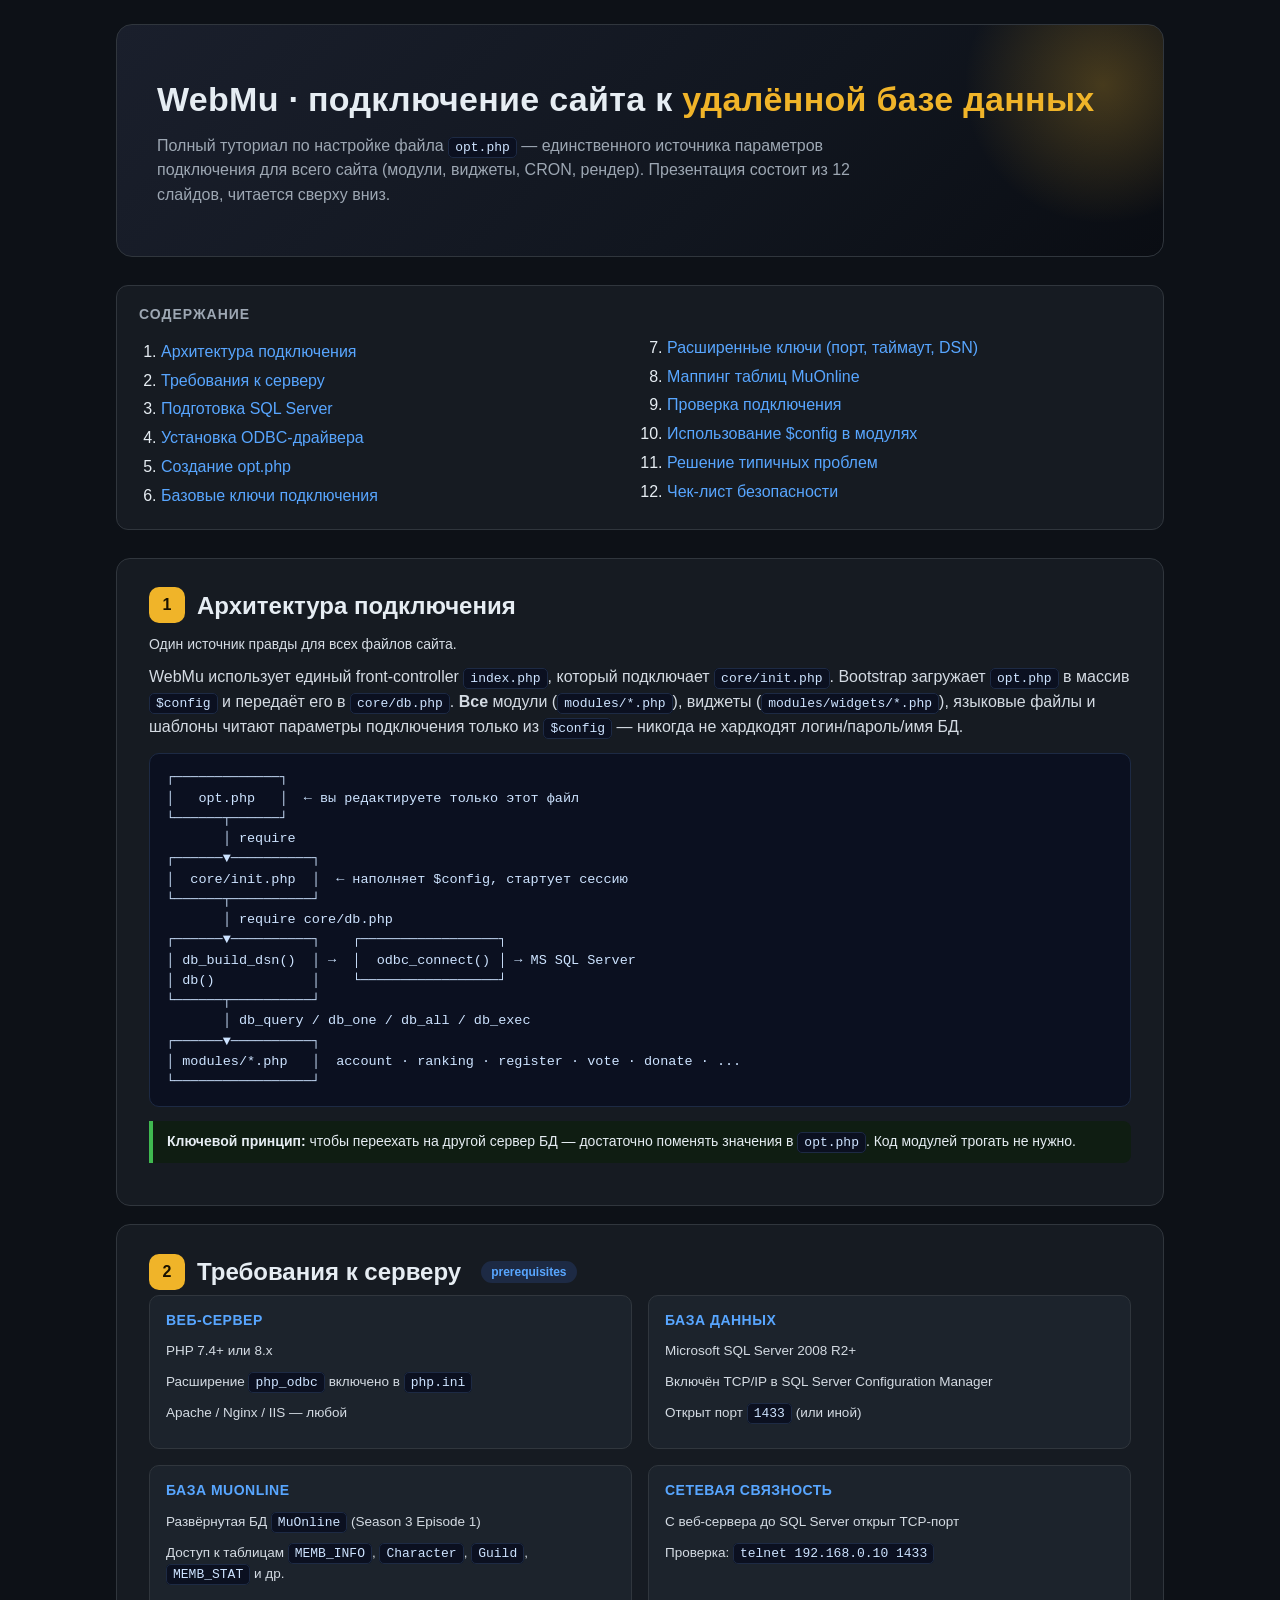
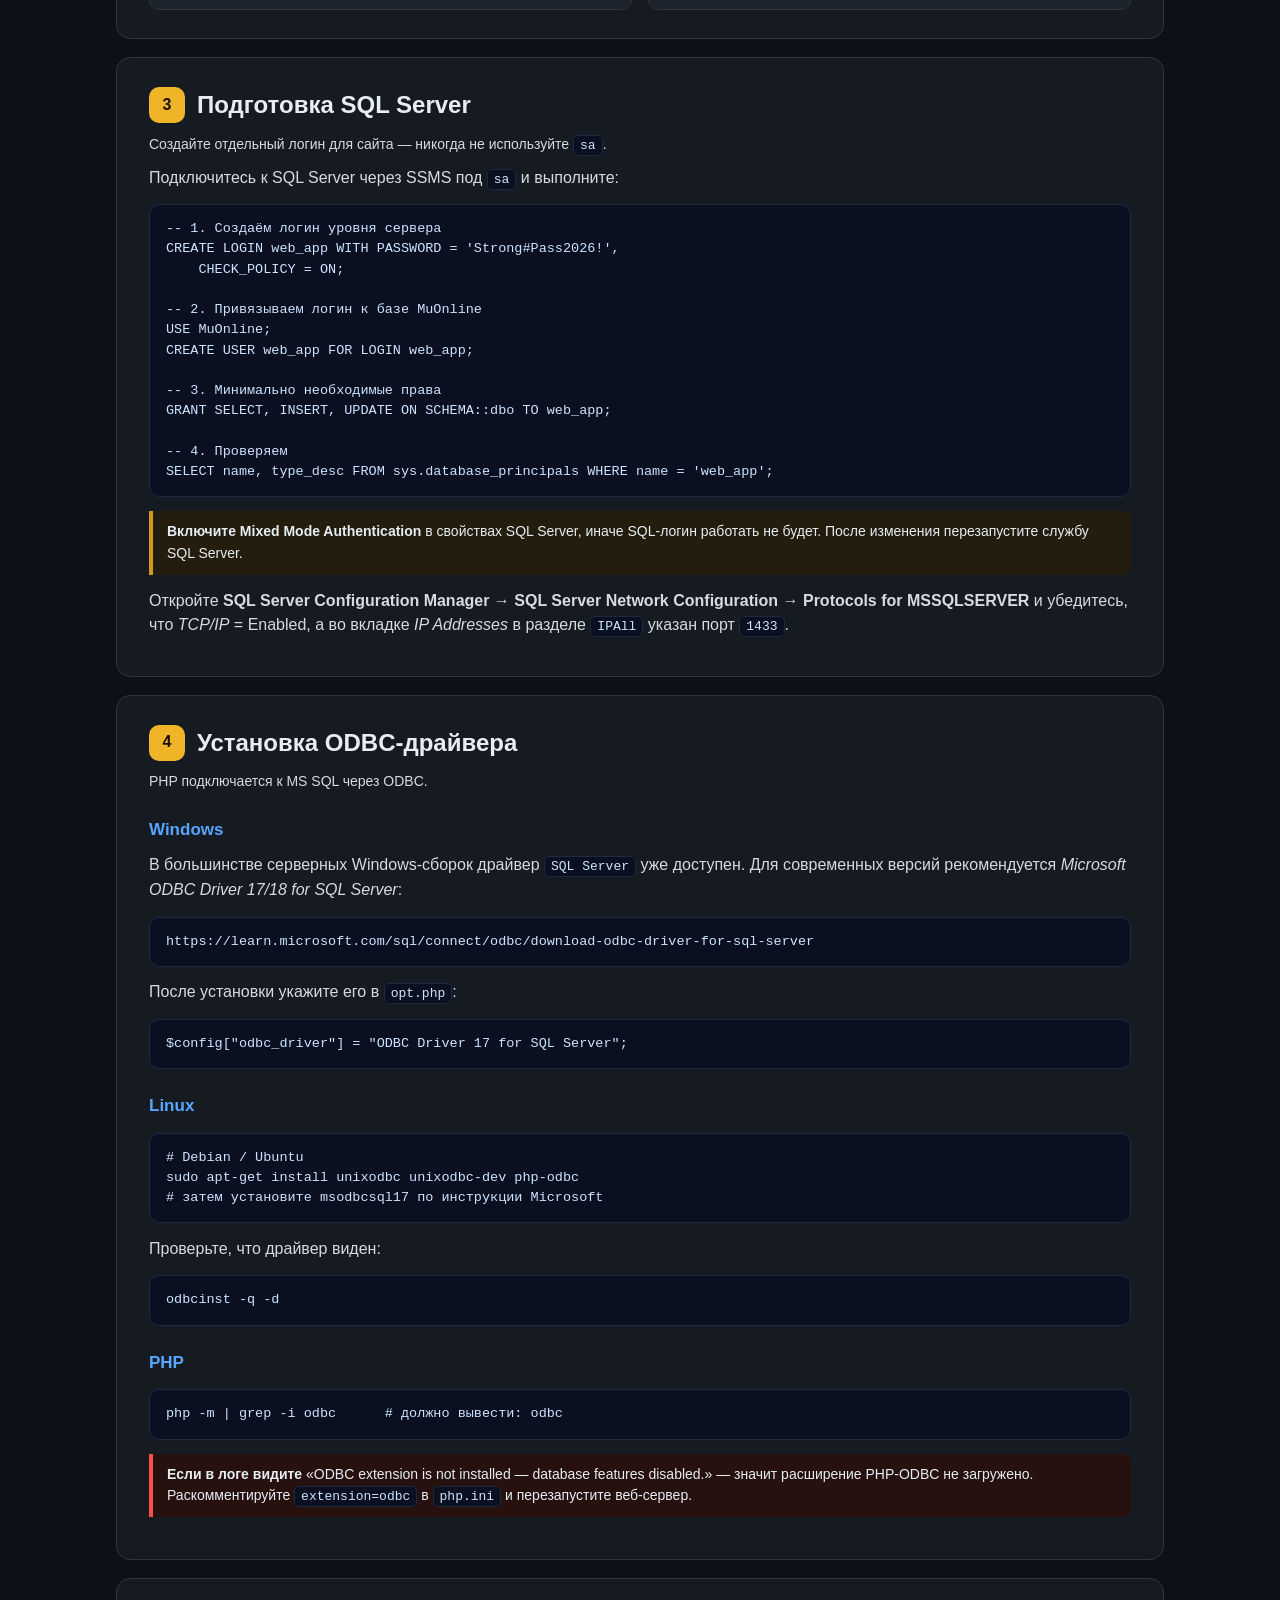
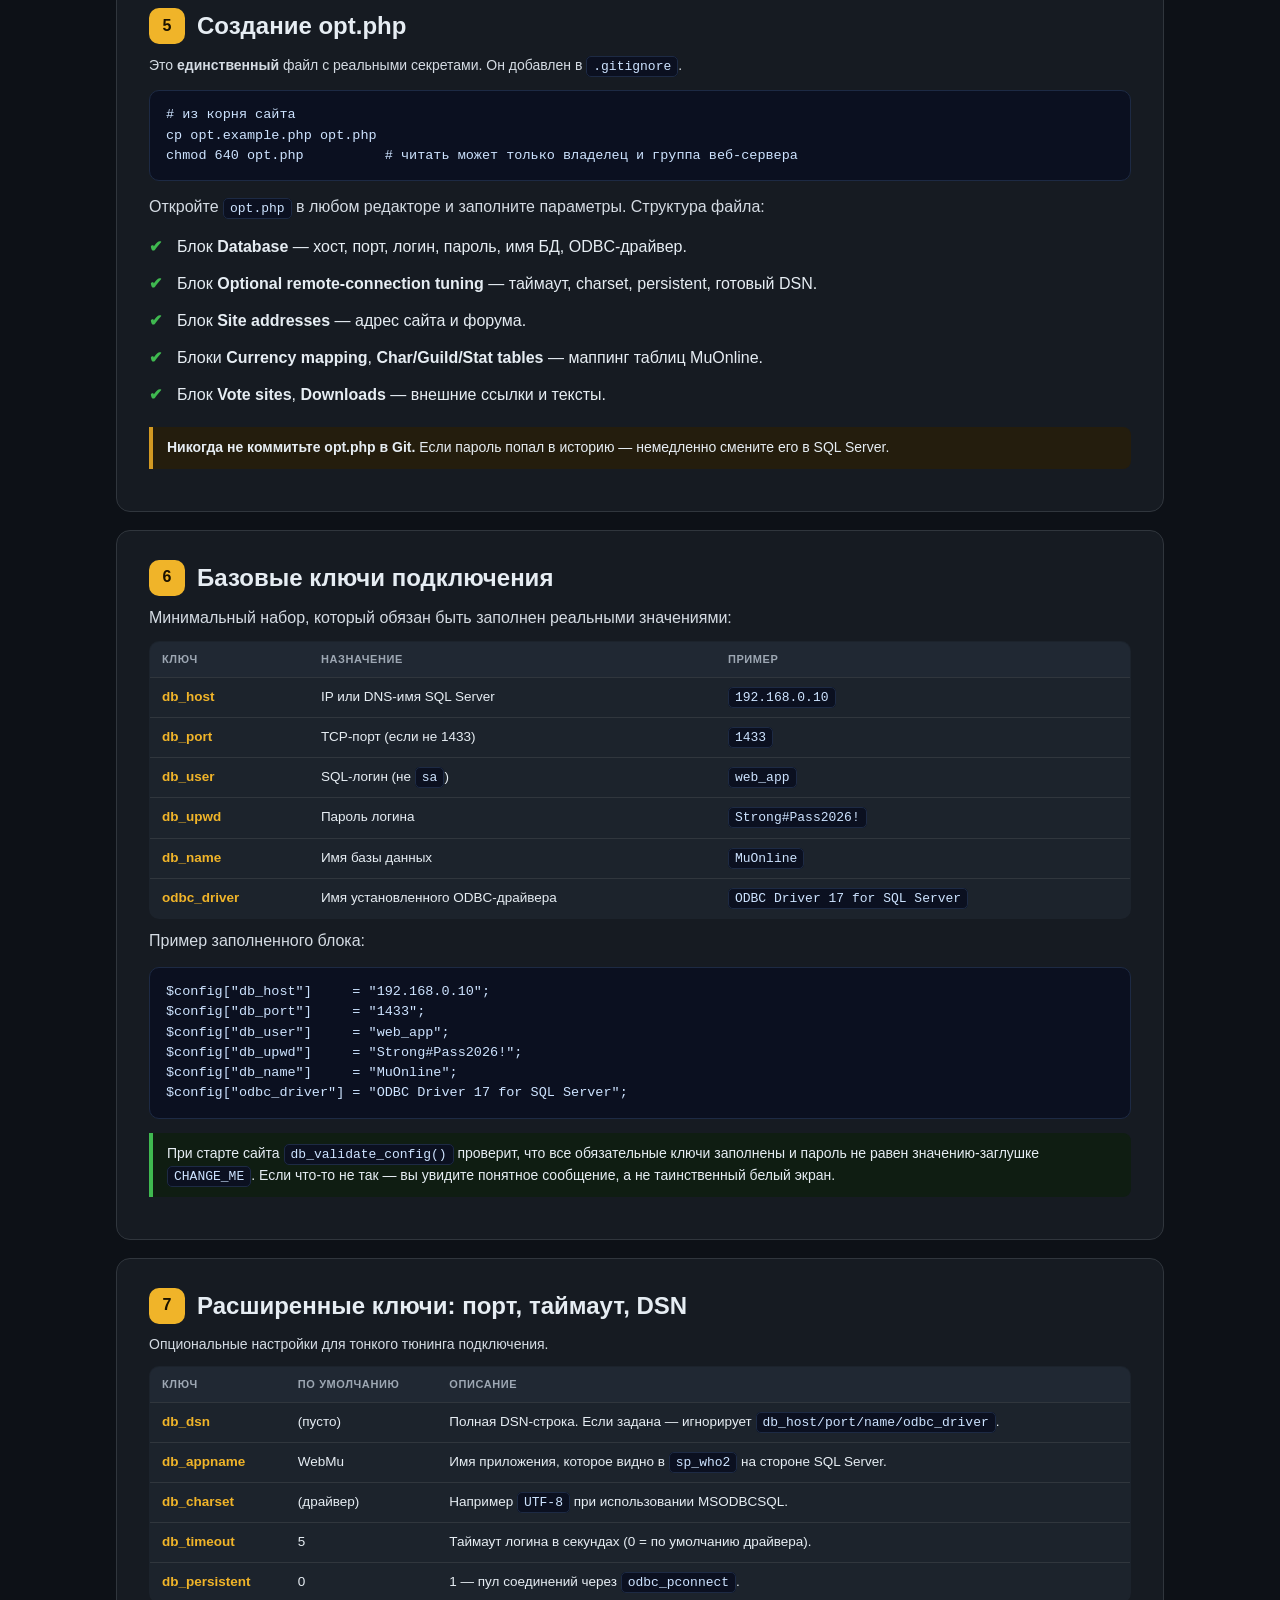
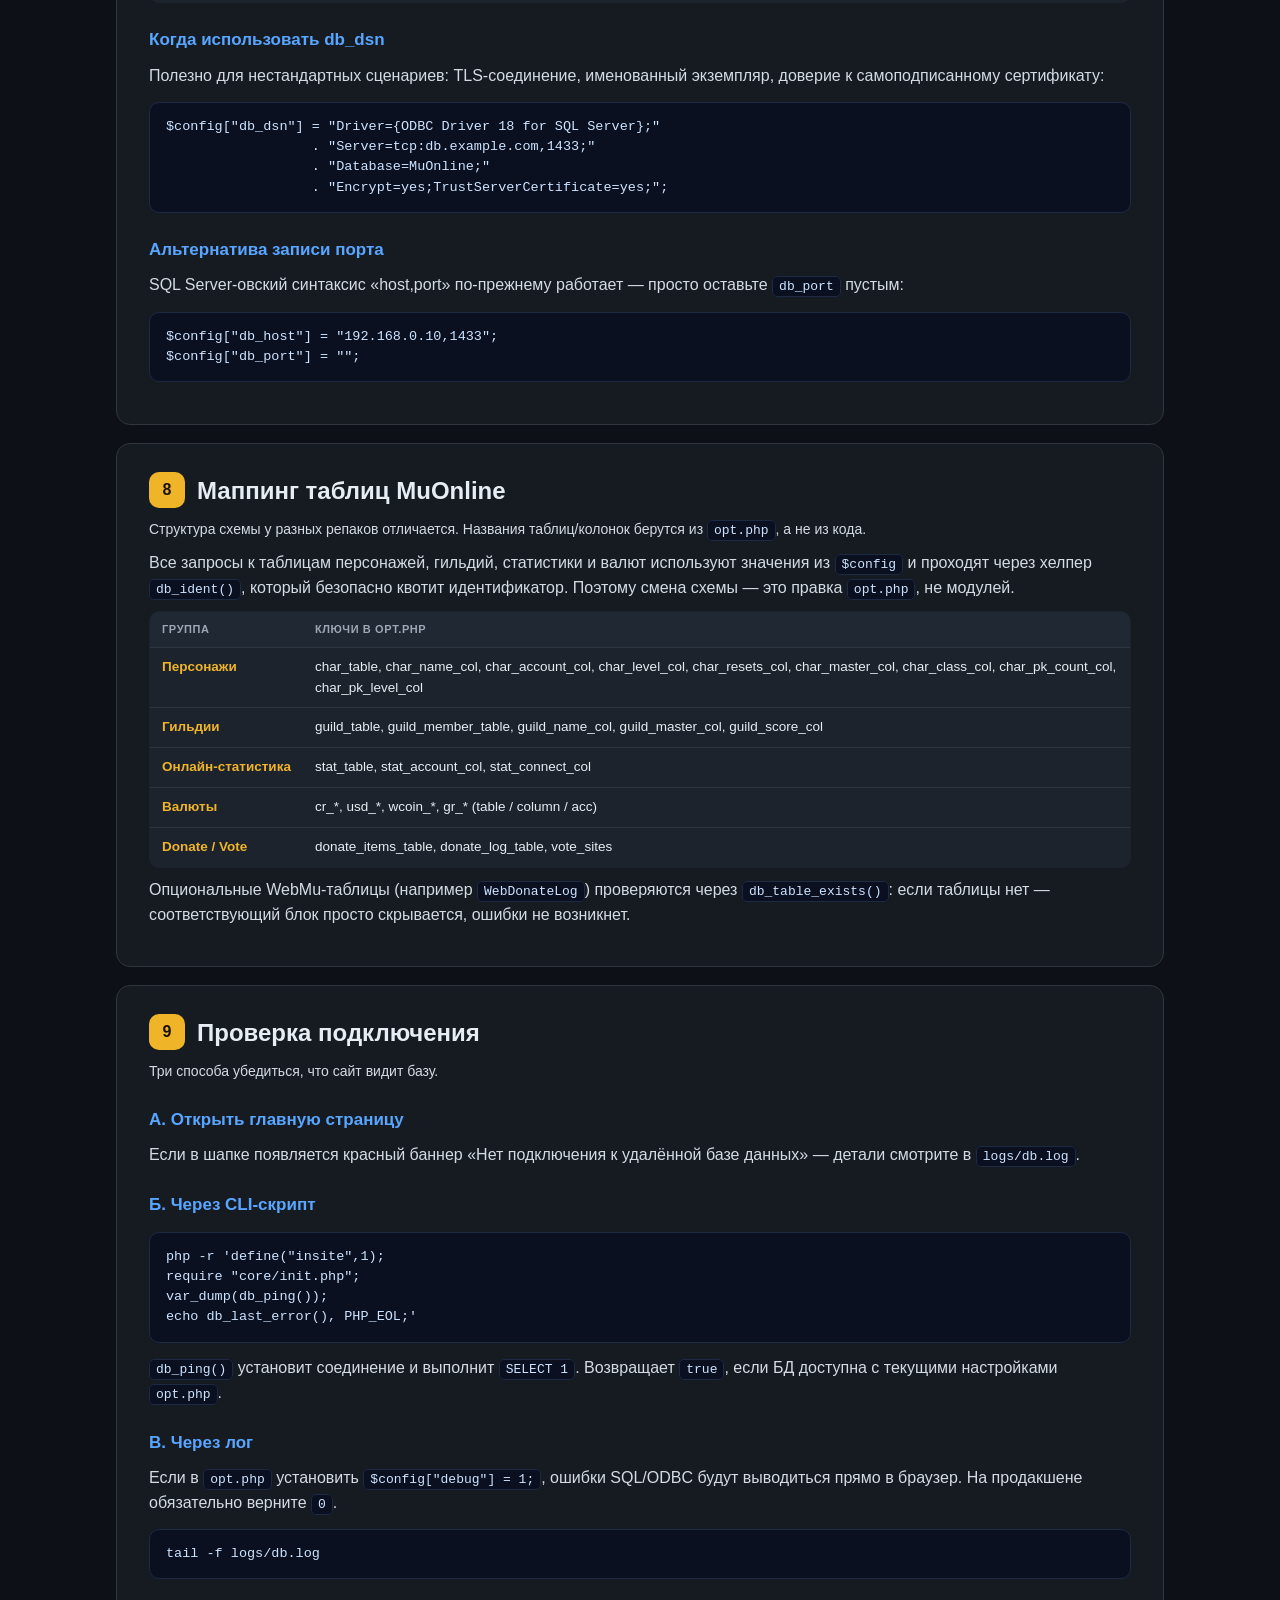
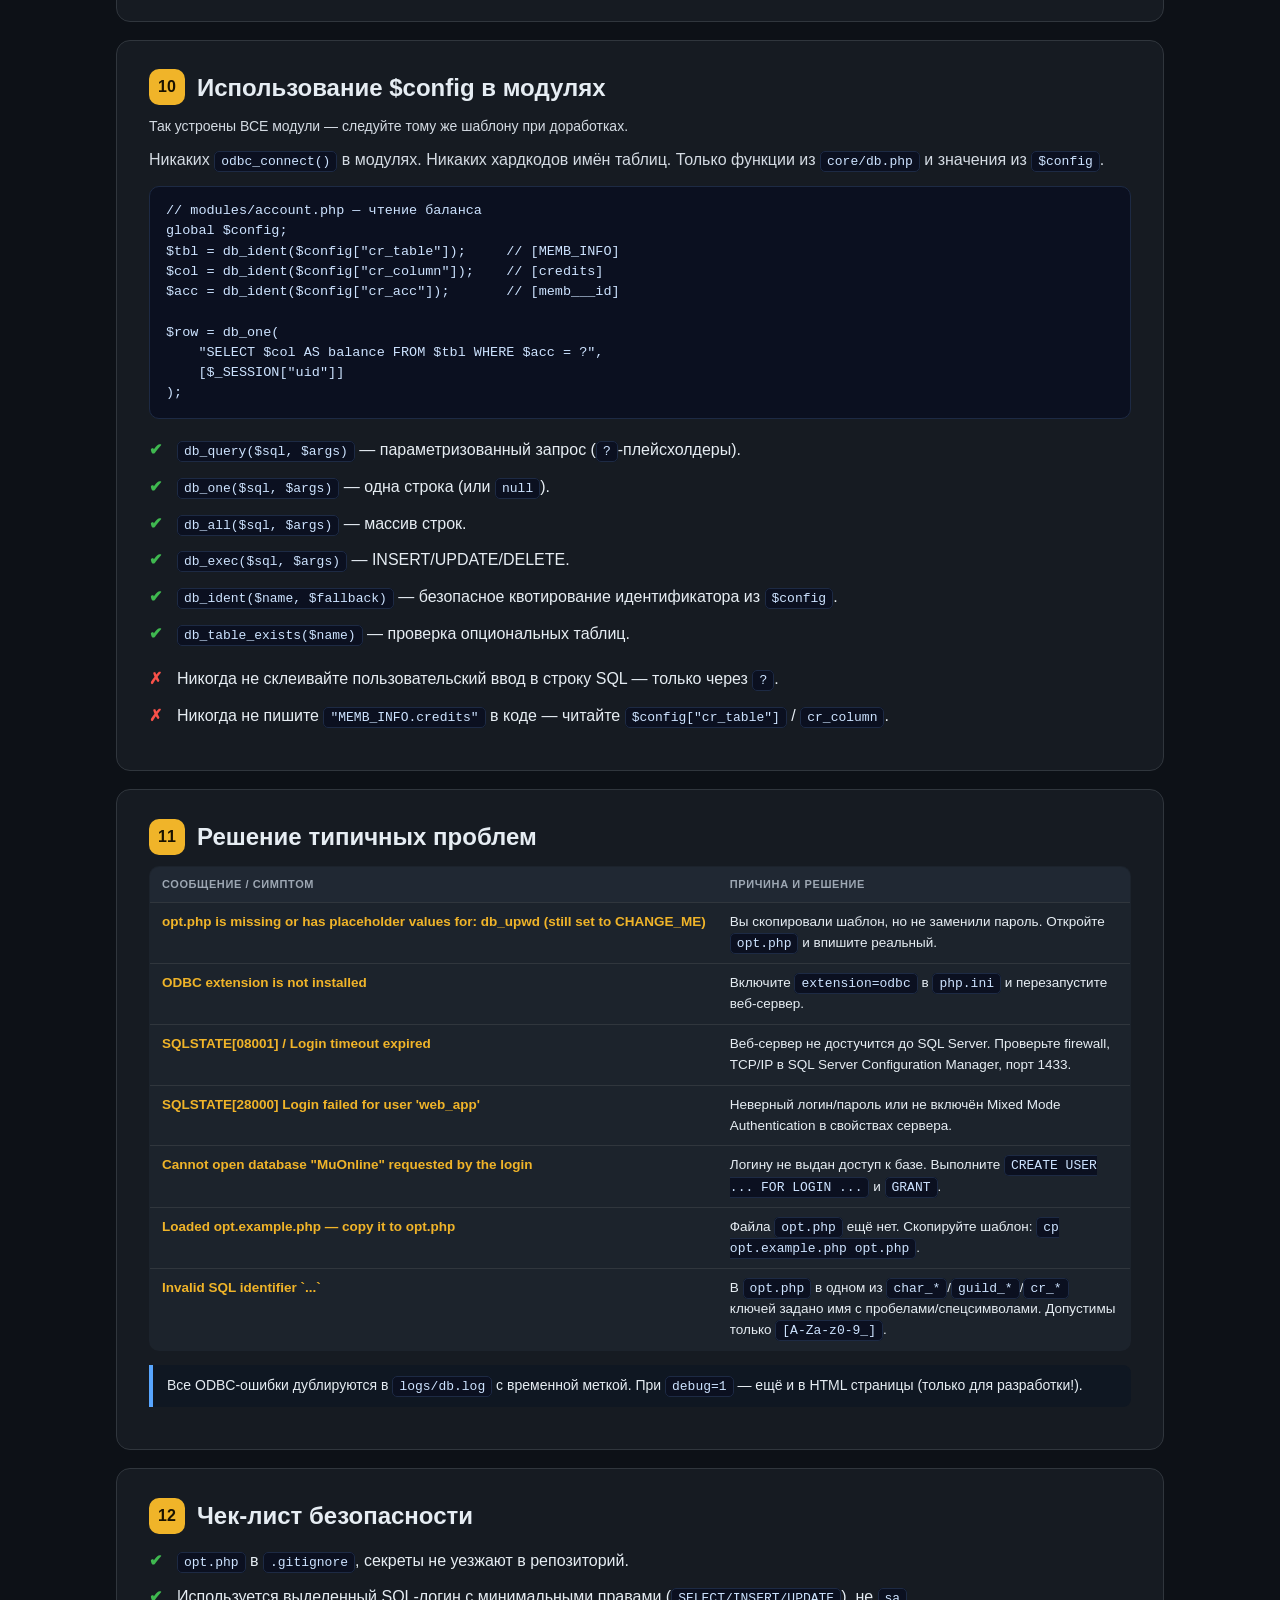
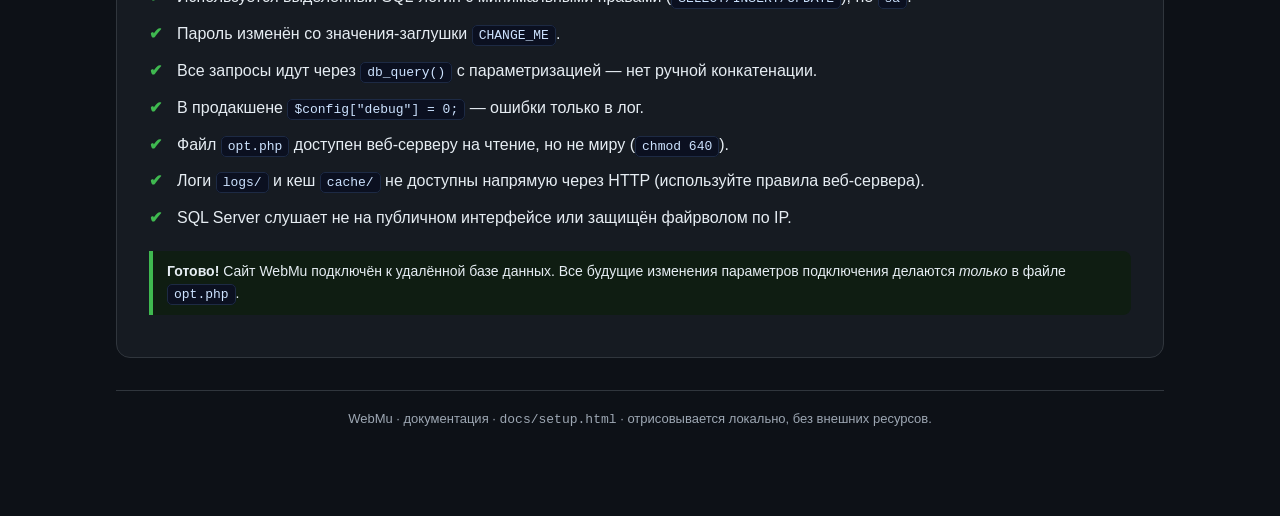
<file: docs/setup.html>
<!DOCTYPE html>
<html lang="ru">
<head>
<meta charset="UTF-8">
<title>WebMu — настройка подключения к базе данных через opt.php</title>
<meta name="viewport" content="width=device-width, initial-scale=1">
<style>
    :root{
        --bg:#0d1117; --panel:#161b22; --panel2:#1c232c; --line:#30363d;
        --text:#e6edf3; --muted:#9da7b3; --accent:#f0b429; --accent2:#58a6ff;
        --ok:#3fb950; --warn:#d29922; --err:#f85149;
        --code-bg:#0b1020; --code-text:#cde3ff;
    }
    *{box-sizing:border-box}
    html,body{margin:0;padding:0;background:var(--bg);color:var(--text);
        font-family:-apple-system,Segoe UI,Roboto,Helvetica,Arial,sans-serif;
        line-height:1.55;}
    .deck{max-width:1080px;margin:0 auto;padding:24px 16px 96px;}
    header.cover{
        background:linear-gradient(135deg,#1a1f2c 0%,#11161f 60%,#0a0d13 100%);
        border:1px solid var(--line);border-radius:16px;
        padding:48px 40px;margin-bottom:28px;position:relative;overflow:hidden;
    }
    header.cover::after{
        content:"";position:absolute;right:-80px;top:-80px;width:280px;height:280px;
        background:radial-gradient(circle,rgba(240,180,41,.25),transparent 70%);
    }
    header.cover h1{margin:0 0 8px;font-size:34px;letter-spacing:.3px;}
    header.cover h1 span{color:var(--accent);}
    header.cover p{margin:0;color:var(--muted);font-size:16px;max-width:720px;}
    nav.toc{
        background:var(--panel);border:1px solid var(--line);border-radius:12px;
        padding:18px 22px;margin-bottom:28px;
    }
    nav.toc h2{margin:0 0 10px;font-size:14px;color:var(--muted);
        text-transform:uppercase;letter-spacing:1px;}
    nav.toc ol{margin:0;padding-left:22px;columns:2;column-gap:32px;}
    nav.toc ol li{margin:4px 0;break-inside:avoid;}
    nav.toc a{color:var(--accent2);text-decoration:none;}
    nav.toc a:hover{text-decoration:underline;}
    section.slide{
        background:var(--panel);border:1px solid var(--line);border-radius:14px;
        padding:28px 32px;margin:18px 0;scroll-margin-top:24px;
    }
    section.slide h2{
        margin:0 0 4px;font-size:24px;color:var(--text);
        display:flex;align-items:center;gap:12px;
    }
    section.slide h2 .num{
        display:inline-block;min-width:36px;height:36px;border-radius:10px;
        background:var(--accent);color:#1a1200;font-weight:700;font-size:16px;
        display:inline-flex;align-items:center;justify-content:center;
    }
    section.slide h3{margin:24px 0 8px;font-size:17px;color:var(--accent2);}
    section.slide p{margin:10px 0;color:#d4dbe3;}
    .lead{color:var(--muted);font-size:14px;margin:0 0 14px 48px;}
    pre,code{font-family:ui-monospace,SFMono-Regular,Consolas,Menlo,monospace;}
    pre{
        background:var(--code-bg);color:var(--code-text);
        border:1px solid #1d2a44;border-radius:10px;
        padding:14px 16px;overflow-x:auto;font-size:13.5px;line-height:1.5;
    }
    code.inline{
        background:#0b1020;color:#cde3ff;padding:2px 6px;border-radius:5px;
        font-size:13px;border:1px solid #1d2a44;
    }
    table.cfg{
        width:100%;border-collapse:collapse;margin:10px 0 6px;font-size:13.5px;
        background:var(--panel2);border:1px solid var(--line);border-radius:10px;
        overflow:hidden;
    }
    table.cfg th,table.cfg td{
        text-align:left;padding:9px 12px;border-bottom:1px solid var(--line);
        vertical-align:top;
    }
    table.cfg th{background:#202833;color:var(--muted);font-weight:600;
        text-transform:uppercase;font-size:11px;letter-spacing:.6px;}
    table.cfg tr:last-child td{border-bottom:none;}
    table.cfg td:first-child{white-space:nowrap;color:var(--accent);font-weight:600;}
    .grid{display:grid;grid-template-columns:1fr 1fr;gap:16px;}
    .card{
        background:var(--panel2);border:1px solid var(--line);border-radius:10px;
        padding:14px 16px;
    }
    .card h4{margin:0 0 6px;color:var(--accent2);font-size:14px;
        text-transform:uppercase;letter-spacing:.5px;}
    .card p{margin:4px 0;font-size:13.5px;}
    .note,.warn,.ok{
        border-left:4px solid var(--accent2);background:#0f1722;
        padding:10px 14px;border-radius:0 8px 8px 0;margin:14px 0;font-size:14px;
    }
    .warn{border-color:var(--warn);background:#241d0d;}
    .ok{border-color:var(--ok);background:#0f1d12;}
    .err{border-left:4px solid var(--err);background:#26110f;
        padding:10px 14px;border-radius:0 8px 8px 0;margin:14px 0;font-size:14px;}
    ul.checks{list-style:none;padding:0;margin:8px 0;}
    ul.checks li{padding:6px 0 6px 28px;position:relative;}
    ul.checks li::before{
        content:"✔";position:absolute;left:0;top:6px;color:var(--ok);font-weight:700;
    }
    ul.crosses li::before{content:"✗";color:var(--err);}
    footer{
        text-align:center;color:var(--muted);font-size:13px;
        margin-top:32px;padding-top:18px;border-top:1px solid var(--line);
    }
    .step-pill{
        display:inline-block;background:#1d2a44;color:var(--accent2);
        padding:2px 10px;border-radius:999px;font-size:12px;
        margin-left:8px;vertical-align:middle;
    }
    @media (max-width:720px){
        nav.toc ol{columns:1;}
        .grid{grid-template-columns:1fr;}
        header.cover{padding:32px 22px;}
        section.slide{padding:22px 18px;}
    }
</style>
</head>
<body>
<div class="deck">

    <header class="cover">
        <h1>WebMu · подключение сайта к <span>удалённой базе данных</span></h1>
        <p>Полный туториал по настройке файла <code class="inline">opt.php</code> — единственного источника параметров подключения для всего сайта (модули, виджеты, CRON, рендер). Презентация состоит из 12 слайдов, читается сверху вниз.</p>
    </header>

    <nav class="toc">
        <h2>Содержание</h2>
        <ol>
            <li><a href="#s1">Архитектура подключения</a></li>
            <li><a href="#s2">Требования к серверу</a></li>
            <li><a href="#s3">Подготовка SQL Server</a></li>
            <li><a href="#s4">Установка ODBC-драйвера</a></li>
            <li><a href="#s5">Создание opt.php</a></li>
            <li><a href="#s6">Базовые ключи подключения</a></li>
            <li><a href="#s7">Расширенные ключи (порт, таймаут, DSN)</a></li>
            <li><a href="#s8">Маппинг таблиц MuOnline</a></li>
            <li><a href="#s9">Проверка подключения</a></li>
            <li><a href="#s10">Использование $config в модулях</a></li>
            <li><a href="#s11">Решение типичных проблем</a></li>
            <li><a href="#s12">Чек-лист безопасности</a></li>
        </ol>
    </nav>

    <!-- 1 -->
    <section class="slide" id="s1">
        <h2><span class="num">1</span> Архитектура подключения</h2>
        <p class="lead">Один источник правды для всех файлов сайта.</p>
        <p>WebMu использует единый front-controller <code class="inline">index.php</code>, который подключает <code class="inline">core/init.php</code>. Bootstrap загружает <code class="inline">opt.php</code> в массив <code class="inline">$config</code> и передаёт его в <code class="inline">core/db.php</code>. <strong>Все</strong> модули (<code class="inline">modules/*.php</code>), виджеты (<code class="inline">modules/widgets/*.php</code>), языковые файлы и шаблоны читают параметры подключения только из <code class="inline">$config</code> — никогда не хардкодят логин/пароль/имя БД.</p>
<pre>┌─────────────┐
│   opt.php   │  ← вы редактируете только этот файл
└──────┬──────┘
       │ require
┌──────▼──────────┐
│  core/init.php  │  ← наполняет $config, стартует сессию
└──────┬──────────┘
       │ require core/db.php
┌──────▼──────────┐    ┌─────────────────┐
│ db_build_dsn()  │ →  │  odbc_connect() │ → MS SQL Server
│ db()            │    └─────────────────┘
└──────┬──────────┘
       │ db_query / db_one / db_all / db_exec
┌──────▼──────────┐
│ modules/*.php   │  account · ranking · register · vote · donate · ...
└─────────────────┘</pre>
        <div class="ok"><strong>Ключевой принцип:</strong> чтобы переехать на другой сервер БД — достаточно поменять значения в <code class="inline">opt.php</code>. Код модулей трогать не нужно.</div>
    </section>

    <!-- 2 -->
    <section class="slide" id="s2">
        <h2><span class="num">2</span> Требования к серверу <span class="step-pill">prerequisites</span></h2>
        <div class="grid">
            <div class="card">
                <h4>Веб-сервер</h4>
                <p>PHP 7.4+ или 8.x</p>
                <p>Расширение <code class="inline">php_odbc</code> включено в <code class="inline">php.ini</code></p>
                <p>Apache / Nginx / IIS — любой</p>
            </div>
            <div class="card">
                <h4>База данных</h4>
                <p>Microsoft SQL Server 2008 R2+</p>
                <p>Включён TCP/IP в SQL Server Configuration Manager</p>
                <p>Открыт порт <code class="inline">1433</code> (или иной)</p>
            </div>
            <div class="card">
                <h4>База MuOnline</h4>
                <p>Развёрнутая БД <code class="inline">MuOnline</code> (Season 3 Episode 1)</p>
                <p>Доступ к таблицам <code class="inline">MEMB_INFO</code>, <code class="inline">Character</code>, <code class="inline">Guild</code>, <code class="inline">MEMB_STAT</code> и др.</p>
            </div>
            <div class="card">
                <h4>Сетевая связность</h4>
                <p>С веб-сервера до SQL Server открыт TCP-порт</p>
                <p>Проверка: <code class="inline">telnet 192.168.0.10 1433</code></p>
            </div>
        </div>
    </section>

    <!-- 3 -->
    <section class="slide" id="s3">
        <h2><span class="num">3</span> Подготовка SQL Server</h2>
        <p class="lead">Создайте отдельный логин для сайта — никогда не используйте <code class="inline">sa</code>.</p>
        <p>Подключитесь к SQL Server через SSMS под <code class="inline">sa</code> и выполните:</p>
<pre>-- 1. Создаём логин уровня сервера
CREATE LOGIN web_app WITH PASSWORD = 'Strong#Pass2026!',
    CHECK_POLICY = ON;

-- 2. Привязываем логин к базе MuOnline
USE MuOnline;
CREATE USER web_app FOR LOGIN web_app;

-- 3. Минимально необходимые права
GRANT SELECT, INSERT, UPDATE ON SCHEMA::dbo TO web_app;

-- 4. Проверяем
SELECT name, type_desc FROM sys.database_principals WHERE name = 'web_app';</pre>
        <div class="warn"><strong>Включите Mixed Mode Authentication</strong> в свойствах SQL Server, иначе SQL-логин работать не будет. После изменения перезапустите службу SQL Server.</div>
        <p>Откройте <strong>SQL Server Configuration Manager → SQL Server Network Configuration → Protocols for MSSQLSERVER</strong> и убедитесь, что <em>TCP/IP</em> = Enabled, а во вкладке <em>IP Addresses</em> в разделе <code class="inline">IPAll</code> указан порт <code class="inline">1433</code>.</p>
    </section>

    <!-- 4 -->
    <section class="slide" id="s4">
        <h2><span class="num">4</span> Установка ODBC-драйвера</h2>
        <p class="lead">PHP подключается к MS SQL через ODBC.</p>
        <h3>Windows</h3>
        <p>В большинстве серверных Windows-сборок драйвер <code class="inline">SQL Server</code> уже доступен. Для современных версий рекомендуется <em>Microsoft ODBC Driver 17/18 for SQL Server</em>:</p>
<pre>https://learn.microsoft.com/sql/connect/odbc/download-odbc-driver-for-sql-server</pre>
        <p>После установки укажите его в <code class="inline">opt.php</code>:</p>
<pre>$config["odbc_driver"] = "ODBC Driver 17 for SQL Server";</pre>
        <h3>Linux</h3>
<pre># Debian / Ubuntu
sudo apt-get install unixodbc unixodbc-dev php-odbc
# затем установите msodbcsql17 по инструкции Microsoft</pre>
        <p>Проверьте, что драйвер виден:</p>
<pre>odbcinst -q -d</pre>
        <h3>PHP</h3>
<pre>php -m | grep -i odbc      # должно вывести: odbc</pre>
        <div class="err"><strong>Если в логе видите</strong> «ODBC extension is not installed — database features disabled.» — значит расширение PHP-ODBC не загружено. Раскомментируйте <code class="inline">extension=odbc</code> в <code class="inline">php.ini</code> и перезапустите веб-сервер.</div>
    </section>

    <!-- 5 -->
    <section class="slide" id="s5">
        <h2><span class="num">5</span> Создание opt.php</h2>
        <p class="lead">Это <strong>единственный</strong> файл с реальными секретами. Он добавлен в <code class="inline">.gitignore</code>.</p>
<pre># из корня сайта
cp opt.example.php opt.php
chmod 640 opt.php          # читать может только владелец и группа веб-сервера</pre>
        <p>Откройте <code class="inline">opt.php</code> в любом редакторе и заполните параметры. Структура файла:</p>
        <ul class="checks">
            <li>Блок <strong>Database</strong> — хост, порт, логин, пароль, имя БД, ODBC-драйвер.</li>
            <li>Блок <strong>Optional remote-connection tuning</strong> — таймаут, charset, persistent, готовый DSN.</li>
            <li>Блок <strong>Site addresses</strong> — адрес сайта и форума.</li>
            <li>Блоки <strong>Currency mapping</strong>, <strong>Char/Guild/Stat tables</strong> — маппинг таблиц MuOnline.</li>
            <li>Блок <strong>Vote sites</strong>, <strong>Downloads</strong> — внешние ссылки и тексты.</li>
        </ul>
        <div class="warn"><strong>Никогда не коммитьте opt.php в Git.</strong> Если пароль попал в историю — немедленно смените его в SQL Server.</div>
    </section>

    <!-- 6 -->
    <section class="slide" id="s6">
        <h2><span class="num">6</span> Базовые ключи подключения</h2>
        <p>Минимальный набор, который обязан быть заполнен реальными значениями:</p>
        <table class="cfg">
            <tr><th>Ключ</th><th>Назначение</th><th>Пример</th></tr>
            <tr><td>db_host</td><td>IP или DNS-имя SQL Server</td><td><code class="inline">192.168.0.10</code></td></tr>
            <tr><td>db_port</td><td>TCP-порт (если не 1433)</td><td><code class="inline">1433</code></td></tr>
            <tr><td>db_user</td><td>SQL-логин (не <code class="inline">sa</code>)</td><td><code class="inline">web_app</code></td></tr>
            <tr><td>db_upwd</td><td>Пароль логина</td><td><code class="inline">Strong#Pass2026!</code></td></tr>
            <tr><td>db_name</td><td>Имя базы данных</td><td><code class="inline">MuOnline</code></td></tr>
            <tr><td>odbc_driver</td><td>Имя установленного ODBC-драйвера</td><td><code class="inline">ODBC Driver 17 for SQL Server</code></td></tr>
        </table>
        <p>Пример заполненного блока:</p>
<pre>$config["db_host"]     = "192.168.0.10";
$config["db_port"]     = "1433";
$config["db_user"]     = "web_app";
$config["db_upwd"]     = "Strong#Pass2026!";
$config["db_name"]     = "MuOnline";
$config["odbc_driver"] = "ODBC Driver 17 for SQL Server";</pre>
        <div class="ok">При старте сайта <code class="inline">db_validate_config()</code> проверит, что все обязательные ключи заполнены и пароль не равен значению-заглушке <code class="inline">CHANGE_ME</code>. Если что-то не так — вы увидите понятное сообщение, а не таинственный белый экран.</div>
    </section>

    <!-- 7 -->
    <section class="slide" id="s7">
        <h2><span class="num">7</span> Расширенные ключи: порт, таймаут, DSN</h2>
        <p class="lead">Опциональные настройки для тонкого тюнинга подключения.</p>
        <table class="cfg">
            <tr><th>Ключ</th><th>По умолчанию</th><th>Описание</th></tr>
            <tr><td>db_dsn</td><td>(пусто)</td><td>Полная DSN-строка. Если задана — игнорирует <code class="inline">db_host/port/name/odbc_driver</code>.</td></tr>
            <tr><td>db_appname</td><td>WebMu</td><td>Имя приложения, которое видно в <code class="inline">sp_who2</code> на стороне SQL Server.</td></tr>
            <tr><td>db_charset</td><td>(драйвер)</td><td>Например <code class="inline">UTF-8</code> при использовании MSODBCSQL.</td></tr>
            <tr><td>db_timeout</td><td>5</td><td>Таймаут логина в секундах (0 = по умолчанию драйвера).</td></tr>
            <tr><td>db_persistent</td><td>0</td><td>1 — пул соединений через <code class="inline">odbc_pconnect</code>.</td></tr>
        </table>
        <h3>Когда использовать db_dsn</h3>
        <p>Полезно для нестандартных сценариев: TLS-соединение, именованный экземпляр, доверие к самоподписанному сертификату:</p>
<pre>$config["db_dsn"] = "Driver={ODBC Driver 18 for SQL Server};"
                  . "Server=tcp:db.example.com,1433;"
                  . "Database=MuOnline;"
                  . "Encrypt=yes;TrustServerCertificate=yes;";</pre>
        <h3>Альтернатива записи порта</h3>
        <p>SQL Server-овский синтаксис «host,port» по-прежнему работает — просто оставьте <code class="inline">db_port</code> пустым:</p>
<pre>$config["db_host"] = "192.168.0.10,1433";
$config["db_port"] = "";</pre>
    </section>

    <!-- 8 -->
    <section class="slide" id="s8">
        <h2><span class="num">8</span> Маппинг таблиц MuOnline</h2>
        <p class="lead">Структура схемы у разных репаков отличается. Названия таблиц/колонок берутся из <code class="inline">opt.php</code>, а не из кода.</p>
        <p>Все запросы к таблицам персонажей, гильдий, статистики и валют используют значения из <code class="inline">$config</code> и проходят через хелпер <code class="inline">db_ident()</code>, который безопасно квотит идентификатор. Поэтому смена схемы — это правка <code class="inline">opt.php</code>, не модулей.</p>
        <table class="cfg">
            <tr><th>Группа</th><th>Ключи в opt.php</th></tr>
            <tr><td>Персонажи</td><td>char_table, char_name_col, char_account_col, char_level_col, char_resets_col, char_master_col, char_class_col, char_pk_count_col, char_pk_level_col</td></tr>
            <tr><td>Гильдии</td><td>guild_table, guild_member_table, guild_name_col, guild_master_col, guild_score_col</td></tr>
            <tr><td>Онлайн-статистика</td><td>stat_table, stat_account_col, stat_connect_col</td></tr>
            <tr><td>Валюты</td><td>cr_*, usd_*, wcoin_*, gr_* (table / column / acc)</td></tr>
            <tr><td>Donate / Vote</td><td>donate_items_table, donate_log_table, vote_sites</td></tr>
        </table>
        <p>Опциональные WebMu-таблицы (например <code class="inline">WebDonateLog</code>) проверяются через <code class="inline">db_table_exists()</code>: если таблицы нет — соответствующий блок просто скрывается, ошибки не возникнет.</p>
    </section>

    <!-- 9 -->
    <section class="slide" id="s9">
        <h2><span class="num">9</span> Проверка подключения</h2>
        <p class="lead">Три способа убедиться, что сайт видит базу.</p>
        <h3>А. Открыть главную страницу</h3>
        <p>Если в шапке появляется красный баннер «Нет подключения к удалённой базе данных» — детали смотрите в <code class="inline">logs/db.log</code>.</p>

        <h3>Б. Через CLI-скрипт</h3>
<pre>php -r 'define("insite",1);
require "core/init.php";
var_dump(db_ping());
echo db_last_error(), PHP_EOL;'</pre>
        <p><code class="inline">db_ping()</code> установит соединение и выполнит <code class="inline">SELECT 1</code>. Возвращает <code class="inline">true</code>, если БД доступна с текущими настройками <code class="inline">opt.php</code>.</p>

        <h3>В. Через лог</h3>
        <p>Если в <code class="inline">opt.php</code> установить <code class="inline">$config["debug"] = 1;</code>, ошибки SQL/ODBC будут выводиться прямо в браузер. На продакшене обязательно верните <code class="inline">0</code>.</p>
        <pre>tail -f logs/db.log</pre>
    </section>

    <!-- 10 -->
    <section class="slide" id="s10">
        <h2><span class="num">10</span> Использование $config в модулях</h2>
        <p class="lead">Так устроены ВСЕ модули — следуйте тому же шаблону при доработках.</p>
        <p>Никаких <code class="inline">odbc_connect()</code> в модулях. Никаких хардкодов имён таблиц. Только функции из <code class="inline">core/db.php</code> и значения из <code class="inline">$config</code>.</p>
<pre>// modules/account.php — чтение баланса
global $config;
$tbl = db_ident($config["cr_table"]);     // [MEMB_INFO]
$col = db_ident($config["cr_column"]);    // [credits]
$acc = db_ident($config["cr_acc"]);       // [memb___id]

$row = db_one(
    "SELECT $col AS balance FROM $tbl WHERE $acc = ?",
    [$_SESSION["uid"]]
);</pre>
        <ul class="checks">
            <li><code class="inline">db_query($sql, $args)</code> — параметризованный запрос (<code class="inline">?</code>-плейсхолдеры).</li>
            <li><code class="inline">db_one($sql, $args)</code> — одна строка (или <code class="inline">null</code>).</li>
            <li><code class="inline">db_all($sql, $args)</code> — массив строк.</li>
            <li><code class="inline">db_exec($sql, $args)</code> — INSERT/UPDATE/DELETE.</li>
            <li><code class="inline">db_ident($name, $fallback)</code> — безопасное квотирование идентификатора из <code class="inline">$config</code>.</li>
            <li><code class="inline">db_table_exists($name)</code> — проверка опциональных таблиц.</li>
        </ul>
        <ul class="checks crosses">
            <li>Никогда не склеивайте пользовательский ввод в строку SQL — только через <code class="inline">?</code>.</li>
            <li>Никогда не пишите <code class="inline">"MEMB_INFO.credits"</code> в коде — читайте <code class="inline">$config["cr_table"]</code> / <code class="inline">cr_column</code>.</li>
        </ul>
    </section>

    <!-- 11 -->
    <section class="slide" id="s11">
        <h2><span class="num">11</span> Решение типичных проблем</h2>
        <table class="cfg">
            <tr><th>Сообщение / симптом</th><th>Причина и решение</th></tr>
            <tr><td>opt.php is missing or has placeholder values for: db_upwd (still set to CHANGE_ME)</td><td>Вы скопировали шаблон, но не заменили пароль. Откройте <code class="inline">opt.php</code> и впишите реальный.</td></tr>
            <tr><td>ODBC extension is not installed</td><td>Включите <code class="inline">extension=odbc</code> в <code class="inline">php.ini</code> и перезапустите веб-сервер.</td></tr>
            <tr><td>SQLSTATE[08001] / Login timeout expired</td><td>Веб-сервер не достучится до SQL Server. Проверьте firewall, TCP/IP в SQL Server Configuration Manager, порт 1433.</td></tr>
            <tr><td>SQLSTATE[28000] Login failed for user 'web_app'</td><td>Неверный логин/пароль или не включён Mixed Mode Authentication в свойствах сервера.</td></tr>
            <tr><td>Cannot open database "MuOnline" requested by the login</td><td>Логину не выдан доступ к базе. Выполните <code class="inline">CREATE USER ... FOR LOGIN ...</code> и <code class="inline">GRANT</code>.</td></tr>
            <tr><td>Loaded opt.example.php — copy it to opt.php</td><td>Файла <code class="inline">opt.php</code> ещё нет. Скопируйте шаблон: <code class="inline">cp opt.example.php opt.php</code>.</td></tr>
            <tr><td>Invalid SQL identifier `...`</td><td>В <code class="inline">opt.php</code> в одном из <code class="inline">char_*</code>/<code class="inline">guild_*</code>/<code class="inline">cr_*</code> ключей задано имя с пробелами/спецсимволами. Допустимы только <code class="inline">[A-Za-z0-9_]</code>.</td></tr>
        </table>
        <div class="note">Все ODBC-ошибки дублируются в <code class="inline">logs/db.log</code> с временной меткой. При <code class="inline">debug=1</code> — ещё и в HTML страницы (только для разработки!).</div>
    </section>

    <!-- 12 -->
    <section class="slide" id="s12">
        <h2><span class="num">12</span> Чек-лист безопасности</h2>
        <ul class="checks">
            <li><code class="inline">opt.php</code> в <code class="inline">.gitignore</code>, секреты не уезжают в репозиторий.</li>
            <li>Используется выделенный SQL-логин с минимальными правами (<code class="inline">SELECT/INSERT/UPDATE</code>), не <code class="inline">sa</code>.</li>
            <li>Пароль изменён со значения-заглушки <code class="inline">CHANGE_ME</code>.</li>
            <li>Все запросы идут через <code class="inline">db_query()</code> с параметризацией — нет ручной конкатенации.</li>
            <li>В продакшене <code class="inline">$config["debug"] = 0;</code> — ошибки только в лог.</li>
            <li>Файл <code class="inline">opt.php</code> доступен веб-серверу на чтение, но не миру (<code class="inline">chmod 640</code>).</li>
            <li>Логи <code class="inline">logs/</code> и кеш <code class="inline">cache/</code> не доступны напрямую через HTTP (используйте правила веб-сервера).</li>
            <li>SQL Server слушает не на публичном интерфейсе или защищён файрволом по IP.</li>
        </ul>
        <div class="ok"><strong>Готово!</strong> Сайт WebMu подключён к удалённой базе данных. Все будущие изменения параметров подключения делаются <em>только</em> в файле <code class="inline">opt.php</code>.</div>
    </section>

    <footer>
        WebMu · документация · <code>docs/setup.html</code> · отрисовывается локально, без внешних ресурсов.
    </footer>
</div>
</body>
</html>
</file>
